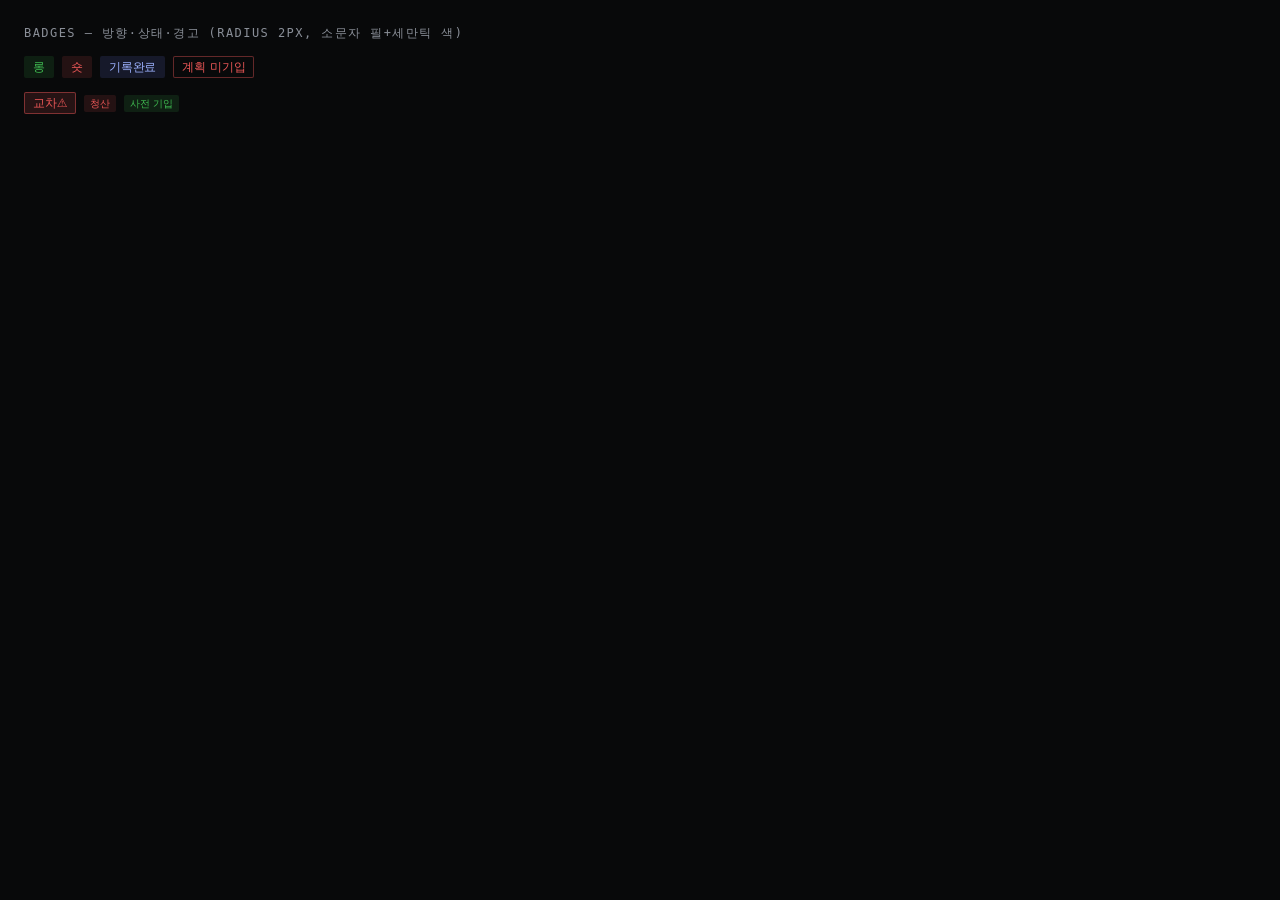
<file: ds-bundle/components/components/Badges/Badges.html>
<!-- @dsCard group="Components" -->
<!doctype html><html lang="ko"><head><meta charset="utf-8"><link rel="stylesheet" href="../../../styles.css"></head>
<body style="padding:24px;display:flex;flex-direction:column;gap:14px">
<div class="eyebrow">Badges — 방향·상태·경고 (radius 2px, 소문자 필+세만틱 색)</div>
<div style="display:flex;gap:8px;align-items:center;flex-wrap:wrap">
  <span class="badge long">롱</span>
  <span class="badge short">숏</span>
  <span class="badge done">기록완료</span>
  <span class="badge pending">계획 미기입</span>
</div>
<div style="display:flex;gap:8px;align-items:center;flex-wrap:wrap">
  <span class="badge cross">교차⚠</span>
  <span class="badge liq">청산</span>
  <span class="badge pp">사전 기입</span>
</div>
</body></html>
</file>
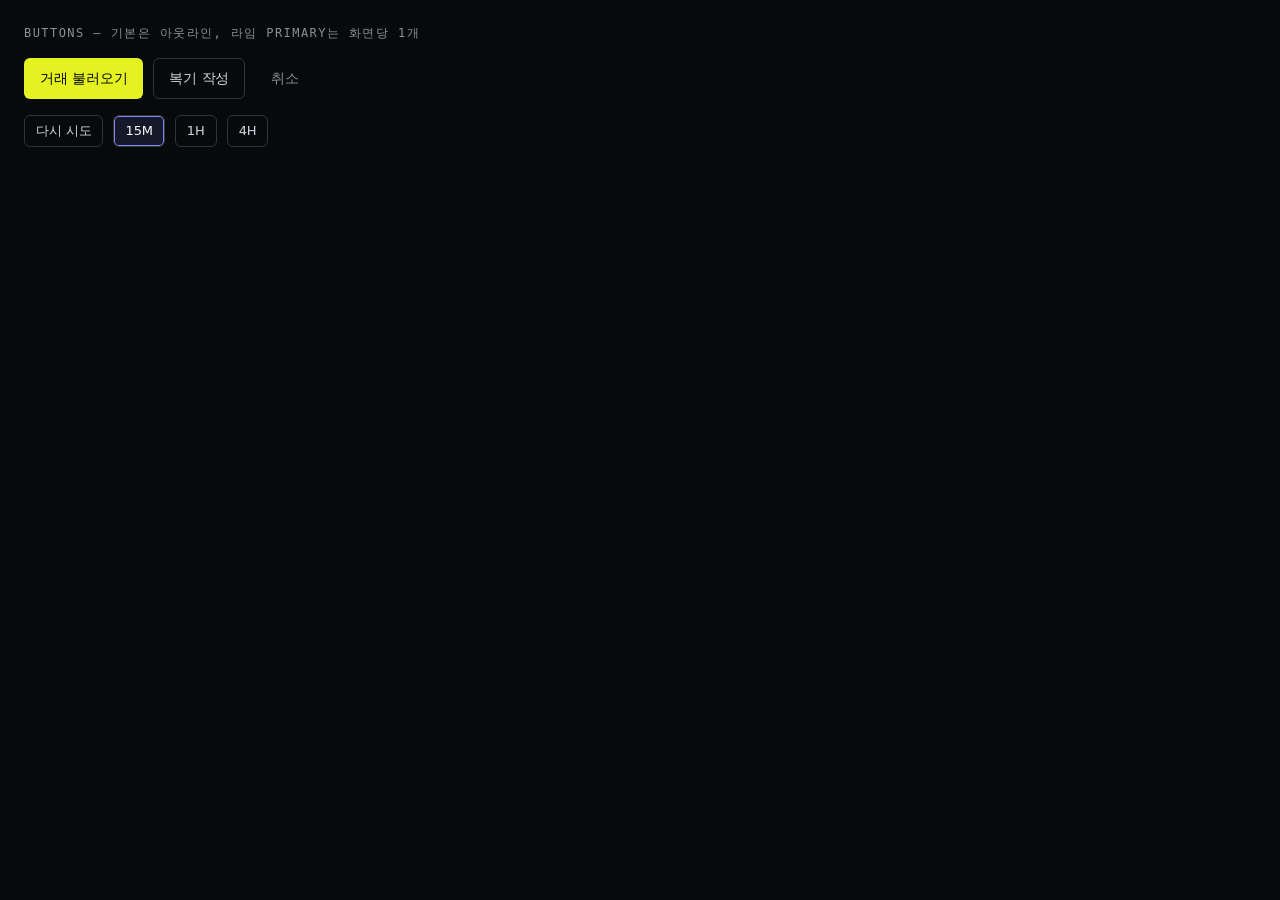
<file: ds-bundle/components/components/Buttons/Buttons.html>
<!-- @dsCard group="Components" -->
<!doctype html><html lang="ko"><head><meta charset="utf-8"><link rel="stylesheet" href="../../../styles.css"></head>
<body style="padding:24px;display:flex;flex-direction:column;gap:16px">
<div class="eyebrow">Buttons — 기본은 아웃라인, 라임 primary는 화면당 1개</div>
<div style="display:flex;gap:10px;align-items:center;flex-wrap:wrap">
  <button class="btn primary">거래 불러오기</button>
  <button class="btn">복기 작성</button>
  <button class="btn ghost">취소</button>
</div>
<div style="display:flex;gap:10px;align-items:center;flex-wrap:wrap">
  <button class="btn sm">다시 시도</button>
  <button class="btn sm on">15M</button>
  <button class="btn sm">1H</button>
  <button class="btn sm">4H</button>
</div>
</body></html>
</file>
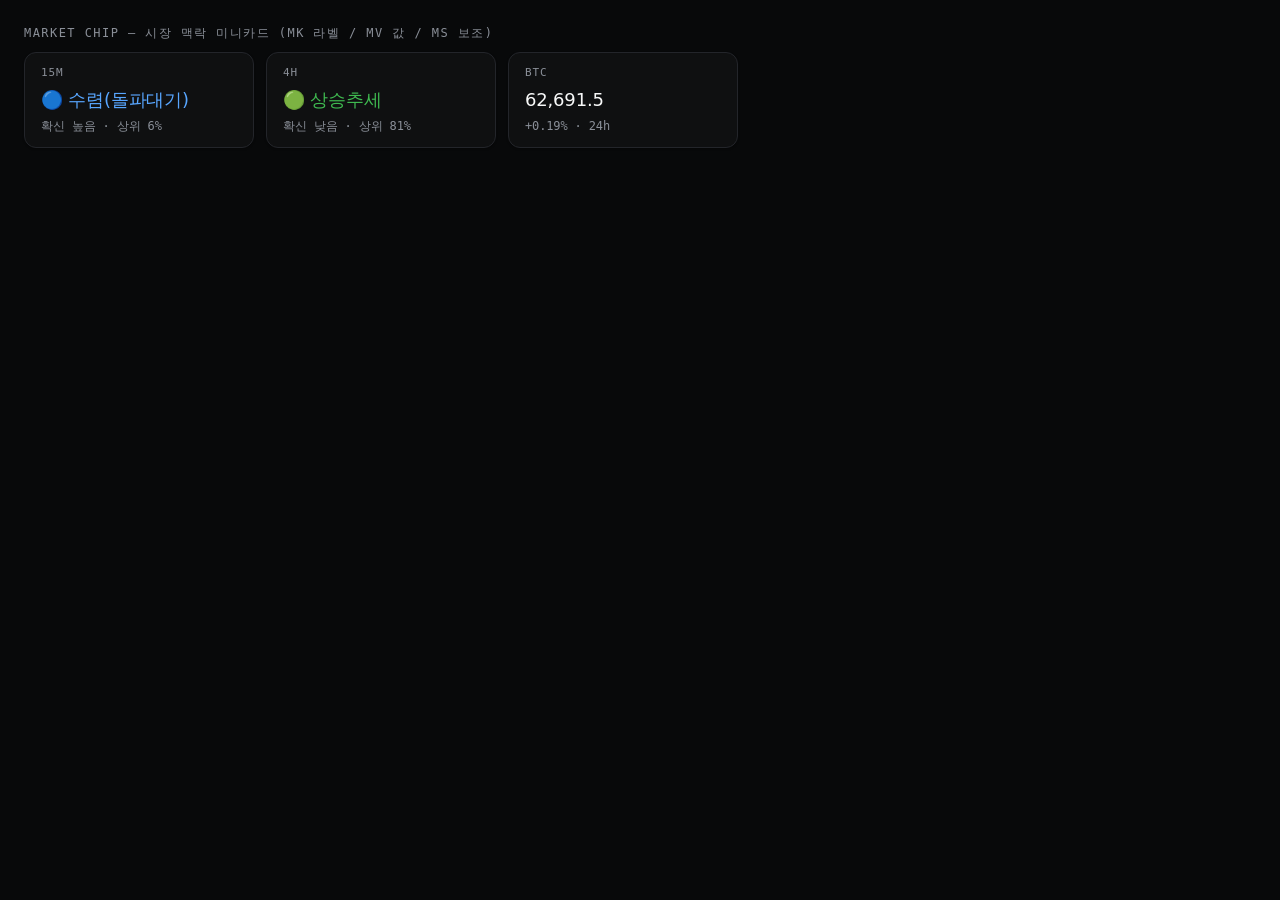
<file: ds-bundle/components/components/MarketChip/MarketChip.html>
<!-- @dsCard group="Components" -->
<!doctype html><html lang="ko"><head><meta charset="utf-8"><link rel="stylesheet" href="../../../styles.css"></head>
<body style="padding:24px">
<div class="eyebrow" style="margin-bottom:10px">Market chip — 시장 맥락 미니카드 (mk 라벨 / mv 값 / ms 보조)</div>
<div style="display:grid;grid-template-columns:repeat(3,230px);gap:12px">
  <div class="mchip">
    <div class="mk">15M</div>
    <div class="mv"><span style="color:#58a6ff">🔵 수렴(돌파대기)</span></div>
    <div class="ms">확신 높음 · 상위 6%</div>
  </div>
  <div class="mchip">
    <div class="mk">4H</div>
    <div class="mv"><span style="color:#3fb950">🟢 상승추세</span></div>
    <div class="ms">확신 낮음 · 상위 81%</div>
  </div>
  <div class="mchip">
    <div class="mk">BTC</div>
    <div class="mv num">62,691.5</div>
    <div class="ms">+0.19% · 24h</div>
  </div>
</div>
</body></html>
</file>
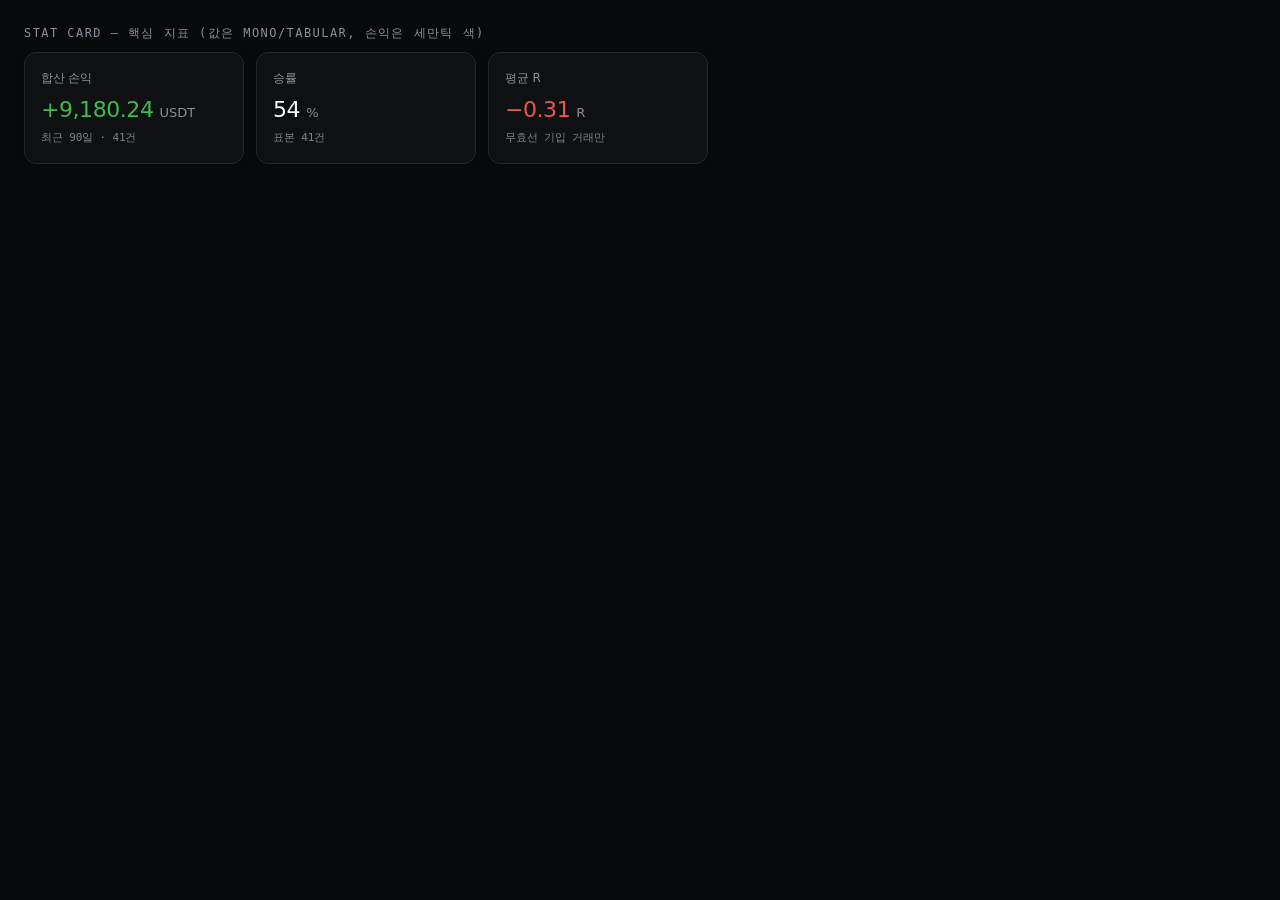
<file: ds-bundle/components/components/StatCard/StatCard.html>
<!-- @dsCard group="Components" -->
<!doctype html><html lang="ko"><head><meta charset="utf-8"><link rel="stylesheet" href="../../../styles.css"></head>
<body style="padding:24px">
<div class="eyebrow" style="margin-bottom:10px">Stat card — 핵심 지표 (값은 mono/tabular, 손익은 세만틱 색)</div>
<div style="display:grid;grid-template-columns:repeat(3,220px);gap:12px">
  <div class="stat" style="background:var(--card);border:1px solid var(--line);border-radius:var(--r-card);padding:16px;box-shadow:var(--inset)">
    <div class="label">합산 손익</div>
    <div class="val pos num">+9,180.24<span class="unit">USDT</span></div>
    <div class="msub">최근 90일 · 41건</div>
  </div>
  <div class="stat" style="background:var(--card);border:1px solid var(--line);border-radius:var(--r-card);padding:16px;box-shadow:var(--inset)">
    <div class="label">승률</div>
    <div class="val num">54<span class="unit">%</span></div>
    <div class="msub">표본 41건</div>
  </div>
  <div class="stat" style="background:var(--card);border:1px solid var(--line);border-radius:var(--r-card);padding:16px;box-shadow:var(--inset)">
    <div class="label">평균 R</div>
    <div class="val neg num">−0.31<span class="unit">R</span></div>
    <div class="msub">무효선 기입 거래만</div>
  </div>
</div>
</body></html>
</file>
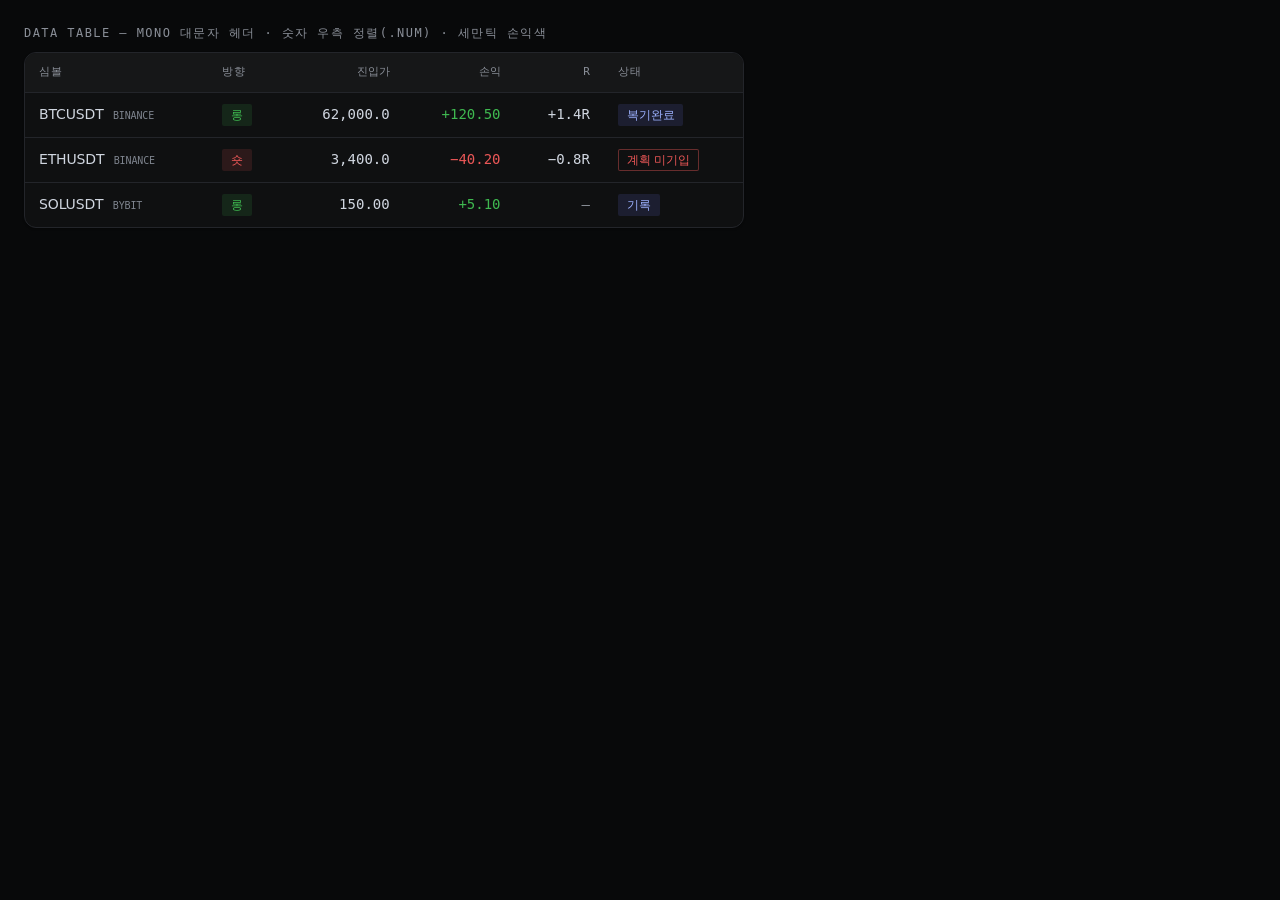
<file: ds-bundle/components/components/Table/Table.html>
<!-- @dsCard group="Components" -->
<!doctype html><html lang="ko"><head><meta charset="utf-8"><link rel="stylesheet" href="../../../styles.css"></head>
<body style="padding:24px">
<div class="eyebrow" style="margin-bottom:10px">Data table — mono 대문자 헤더 · 숫자 우측 정렬(.num) · 세만틱 손익색</div>
<div class="table-wrap" style="max-width:720px">
<table>
  <thead><tr><th>심볼</th><th>방향</th><th class="num">진입가</th><th class="num">손익</th><th class="num">R</th><th>상태</th></tr></thead>
  <tbody>
    <tr><td>BTCUSDT <span class="ex">binance</span></td><td><span class="badge long">롱</span></td><td class="num">62,000.0</td><td class="num pos">+120.50</td><td class="num">+1.4R</td><td><span class="badge done">복기완료</span></td></tr>
    <tr><td>ETHUSDT <span class="ex">binance</span></td><td><span class="badge short">숏</span></td><td class="num">3,400.0</td><td class="num neg">−40.20</td><td class="num">−0.8R</td><td><span class="badge pending">계획 미기입</span></td></tr>
    <tr><td>SOLUSDT <span class="ex">bybit</span></td><td><span class="badge long">롱</span></td><td class="num">150.00</td><td class="num pos">+5.10</td><td class="num muted">—</td><td><span class="badge done">기록</span></td></tr>
  </tbody>
</table>
</div>
</body></html>
</file>
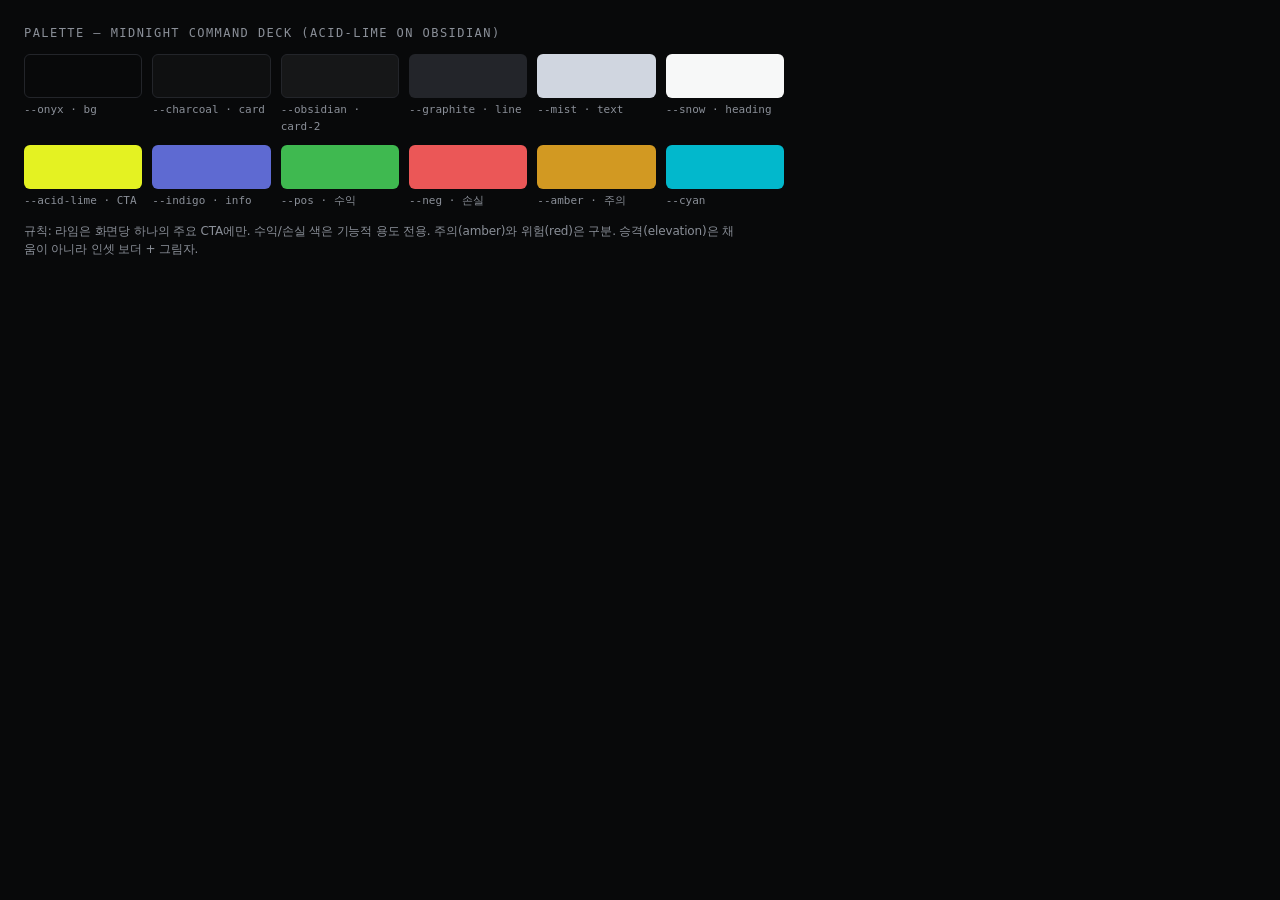
<file: ds-bundle/components/foundations/Colors/Colors.html>
<!-- @dsCard group="Foundations" -->
<!doctype html><html lang="ko"><head><meta charset="utf-8"><link rel="stylesheet" href="../../../styles.css"></head>
<body style="padding:24px">
<div class="eyebrow" style="margin-bottom:12px">Palette — midnight command deck (acid-lime on obsidian)</div>
<div style="display:grid;grid-template-columns:repeat(6,1fr);gap:10px;max-width:760px">
  <div><div style="height:44px;border-radius:6px;background:var(--onyx);border:1px solid var(--line)"></div><div class="mono" style="font-size:11px;color:var(--muted);margin-top:4px">--onyx · bg</div></div>
  <div><div style="height:44px;border-radius:6px;background:var(--charcoal);border:1px solid var(--line)"></div><div class="mono" style="font-size:11px;color:var(--muted);margin-top:4px">--charcoal · card</div></div>
  <div><div style="height:44px;border-radius:6px;background:var(--obsidian);border:1px solid var(--line)"></div><div class="mono" style="font-size:11px;color:var(--muted);margin-top:4px">--obsidian · card-2</div></div>
  <div><div style="height:44px;border-radius:6px;background:var(--graphite)"></div><div class="mono" style="font-size:11px;color:var(--muted);margin-top:4px">--graphite · line</div></div>
  <div><div style="height:44px;border-radius:6px;background:var(--mist)"></div><div class="mono" style="font-size:11px;color:var(--muted);margin-top:4px">--mist · text</div></div>
  <div><div style="height:44px;border-radius:6px;background:var(--snow)"></div><div class="mono" style="font-size:11px;color:var(--muted);margin-top:4px">--snow · heading</div></div>
  <div><div style="height:44px;border-radius:6px;background:var(--acid-lime)"></div><div class="mono" style="font-size:11px;color:var(--muted);margin-top:4px">--acid-lime · CTA</div></div>
  <div><div style="height:44px;border-radius:6px;background:var(--indigo)"></div><div class="mono" style="font-size:11px;color:var(--muted);margin-top:4px">--indigo · info</div></div>
  <div><div style="height:44px;border-radius:6px;background:var(--pos)"></div><div class="mono" style="font-size:11px;color:var(--muted);margin-top:4px">--pos · 수익</div></div>
  <div><div style="height:44px;border-radius:6px;background:var(--neg)"></div><div class="mono" style="font-size:11px;color:var(--muted);margin-top:4px">--neg · 손실</div></div>
  <div><div style="height:44px;border-radius:6px;background:var(--amber)"></div><div class="mono" style="font-size:11px;color:var(--muted);margin-top:4px">--amber · 주의</div></div>
  <div><div style="height:44px;border-radius:6px;background:var(--cyan)"></div><div class="mono" style="font-size:11px;color:var(--muted);margin-top:4px">--cyan</div></div>
</div>
<p style="color:var(--muted);font-size:12px;max-width:720px">규칙: 라임은 화면당 하나의 주요 CTA에만. 수익/손실 색은 기능적 용도 전용. 주의(amber)와 위험(red)은 구분. 승격(elevation)은 채움이 아니라 인셋 보더 + 그림자.</p>
</body></html>
</file>
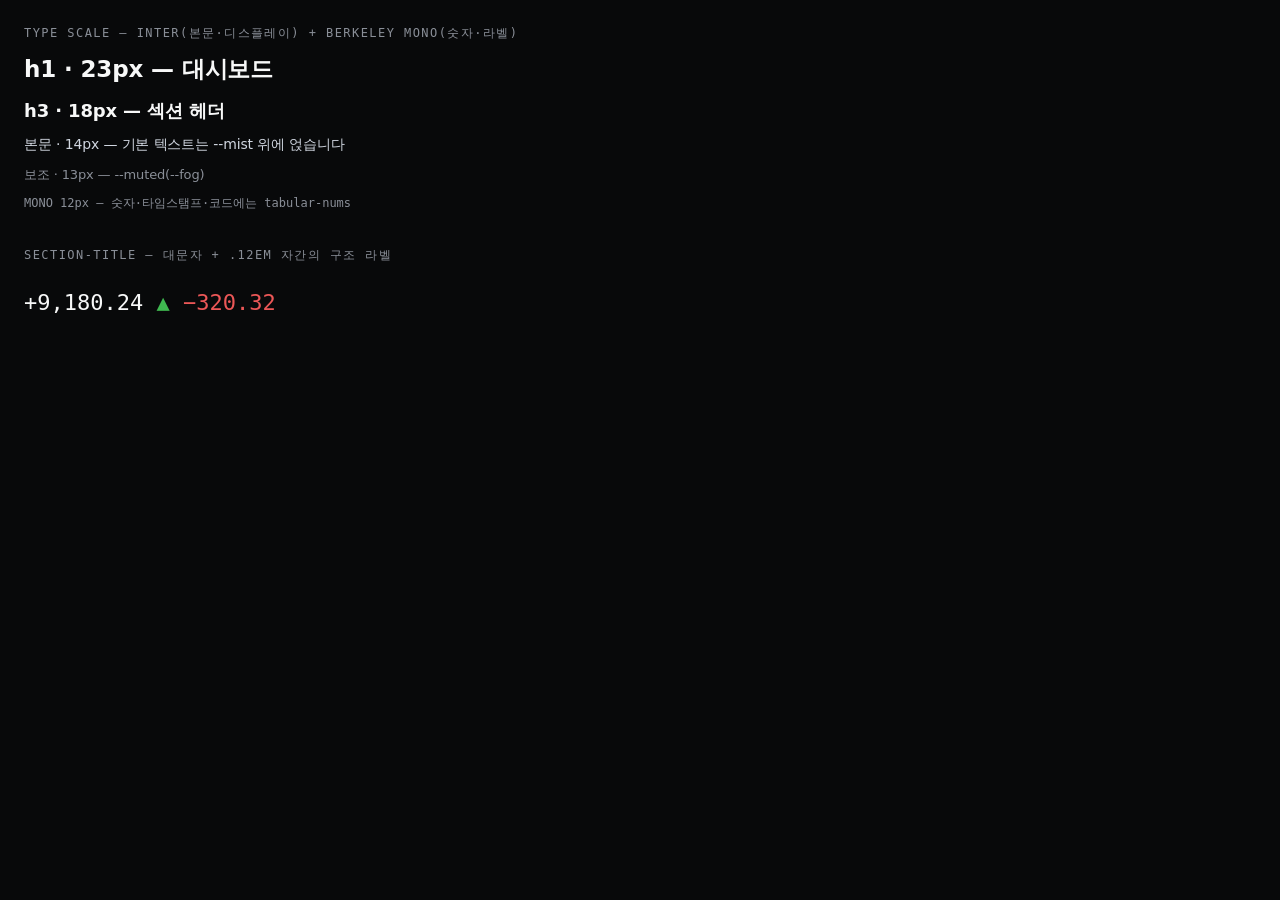
<file: ds-bundle/components/foundations/Typography/Typography.html>
<!-- @dsCard group="Foundations" -->
<!doctype html><html lang="ko"><head><meta charset="utf-8"><link rel="stylesheet" href="../../../styles.css"></head>
<body style="padding:24px;display:flex;flex-direction:column;gap:10px">
<div class="eyebrow">Type scale — Inter(본문·디스플레이) + Berkeley Mono(숫자·라벨)</div>
<div style="font-family:var(--f-display);font-size:var(--fs-xl);font-weight:600;color:var(--heading)">h1 · 23px — 대시보드</div>
<div style="font-family:var(--f-display);font-size:var(--fs-lg);font-weight:600;color:var(--heading)">h3 · 18px — 섹션 헤더</div>
<div style="font-size:var(--fs-base)">본문 · 14px — 기본 텍스트는 --mist 위에 얹습니다</div>
<div style="font-size:var(--fs-sm);color:var(--muted)">보조 · 13px — --muted(--fog)</div>
<div class="mono" style="font-size:var(--fs-xs);color:var(--muted)">MONO 12px — 숫자·타임스탬프·코드에는 tabular-nums</div>
<div class="section-title">SECTION-TITLE — 대문자 + .12em 자간의 구조 라벨</div>
<div class="mono num" style="font-size:22px;color:var(--ice)">+9,180.24 <span style="color:var(--pos)">▲</span> <span class="neg">−320.32</span></div>
</body></html>
</file>
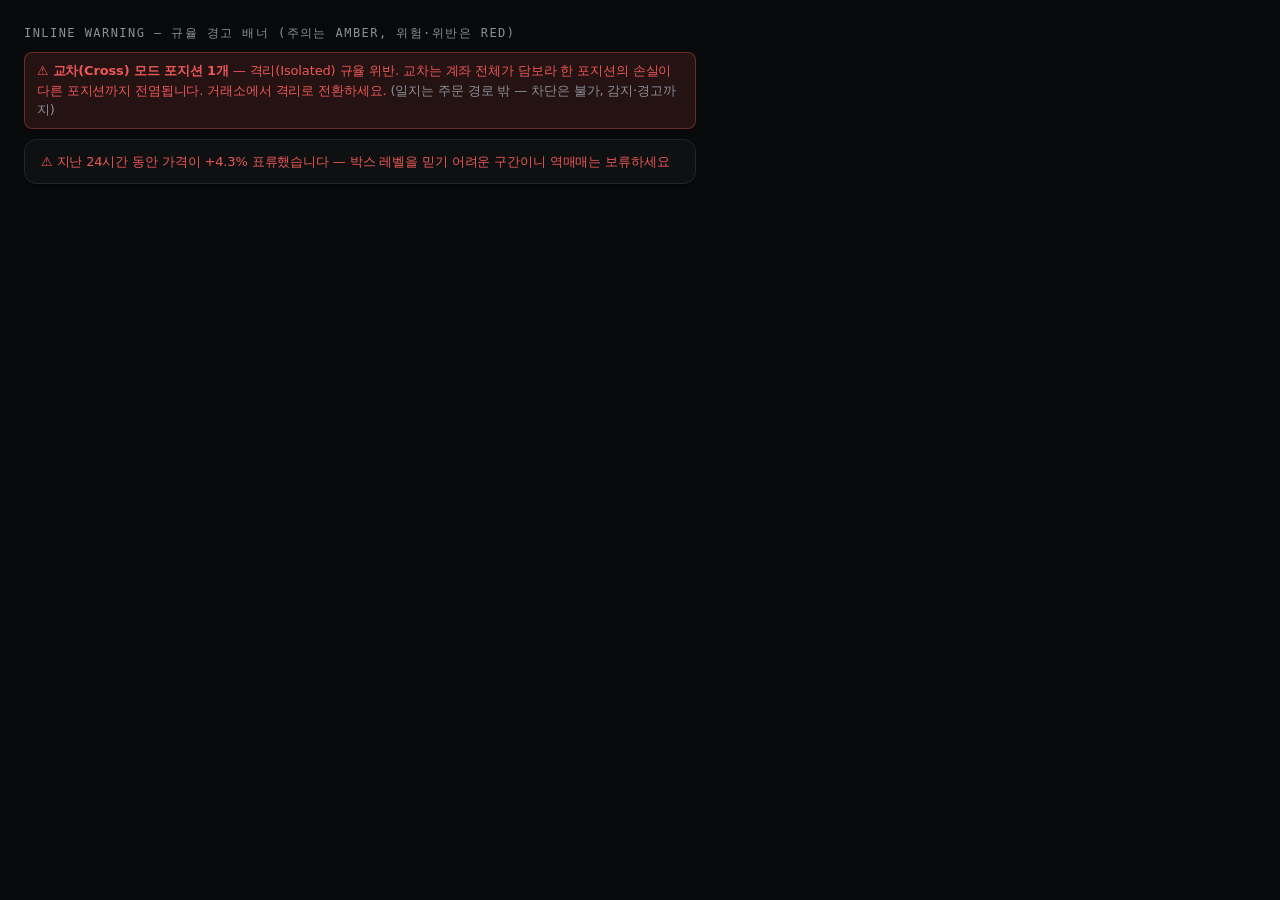
<file: ds-bundle/components/patterns/CrossWarn/CrossWarn.html>
<!-- @dsCard group="Patterns" -->
<!doctype html><html lang="ko"><head><meta charset="utf-8"><link rel="stylesheet" href="../../../styles.css"></head>
<body style="padding:24px;max-width:720px">
<div class="eyebrow" style="margin-bottom:10px">Inline warning — 규율 경고 배너 (주의는 amber, 위험·위반은 red)</div>
<div class="cross-warn">⚠ <b>교차(Cross) 모드 포지션 1개</b> — 격리(Isolated) 규율 위반. 교차는 계좌 전체가 담보라 한 포지션의 손실이 다른 포지션까지 전염됩니다. 거래소에서 격리로 전환하세요. <span class="muted">(일지는 주문 경로 밖 — 차단은 불가, 감지·경고까지)</span></div>
<p class="empty-inline" style="color:var(--ember)">⚠ 지난 24시간 동안 가격이 +4.3% 표류했습니다 — 박스 레벨을 믿기 어려운 구간이니 역매매는 보류하세요</p>
</body></html>
</file>
<file: ds-bundle/styles.css>
@import url("./_ds_journal.css");
</file>
